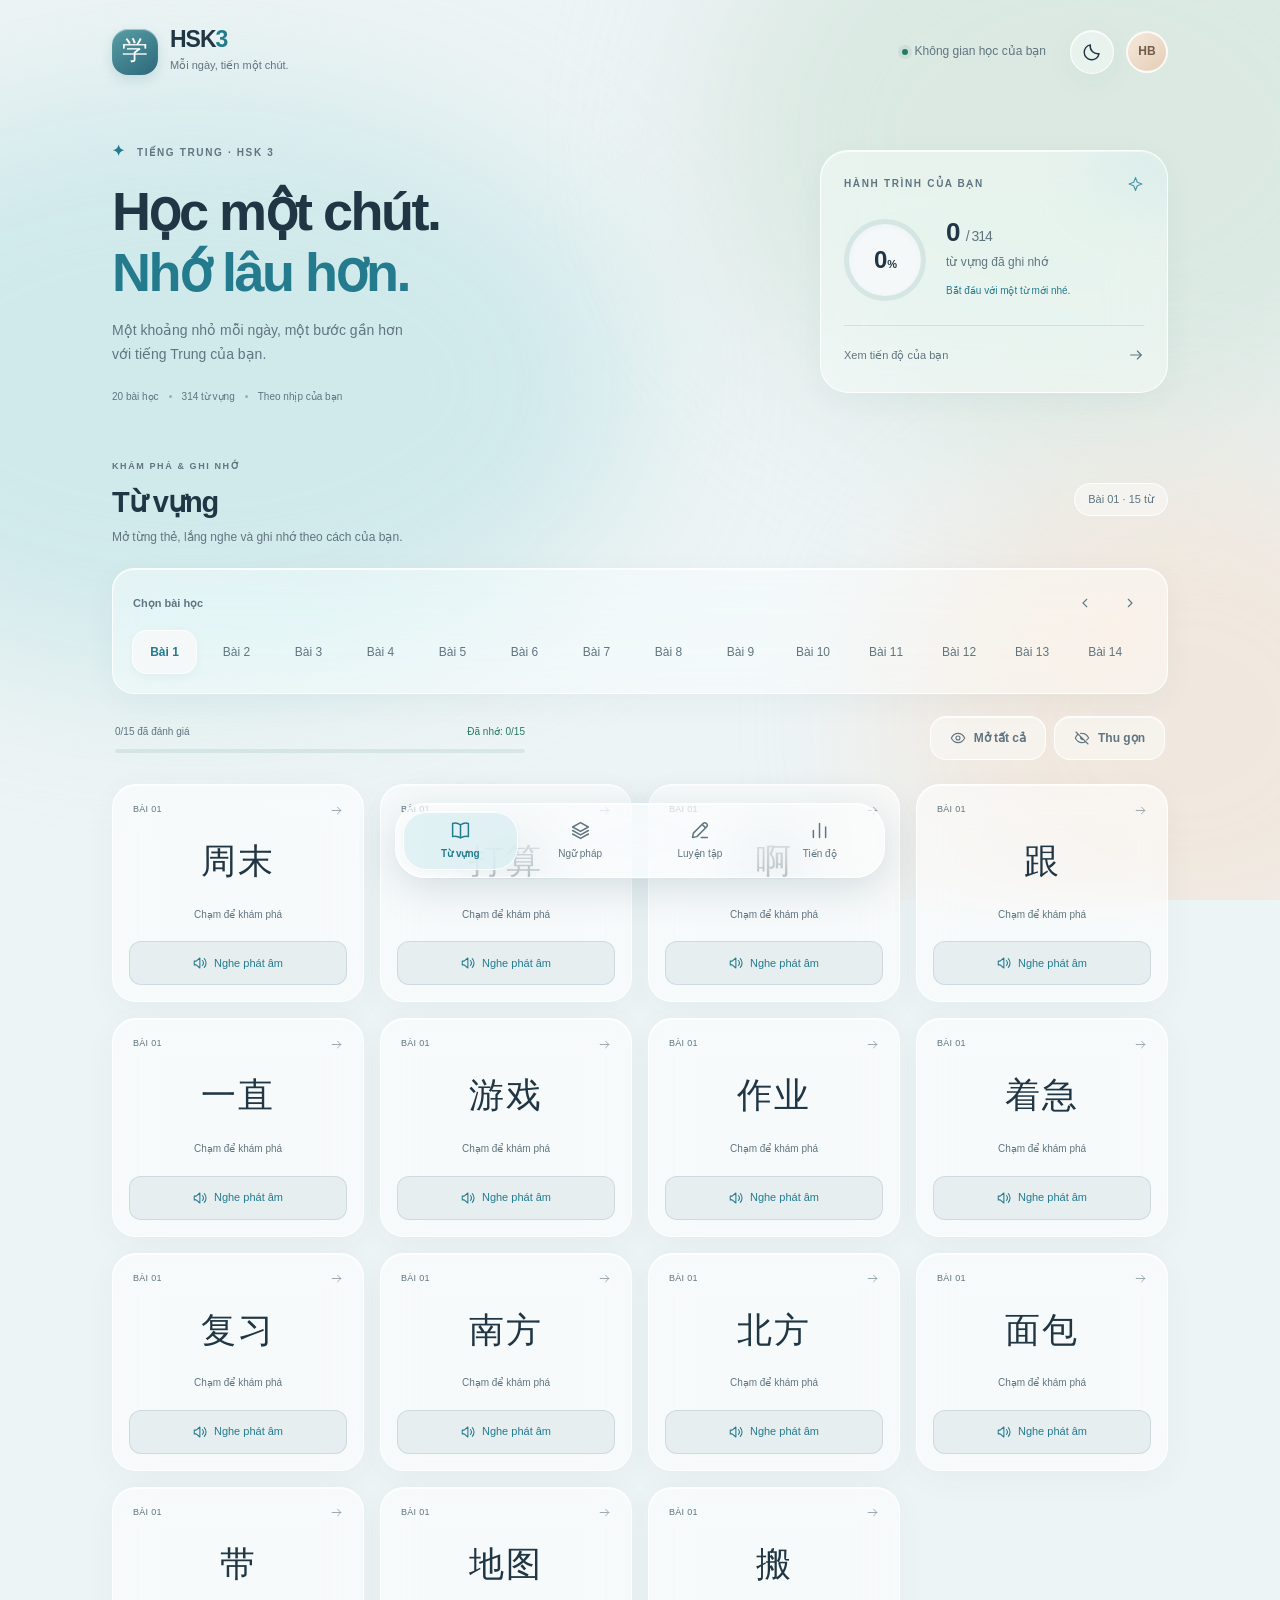
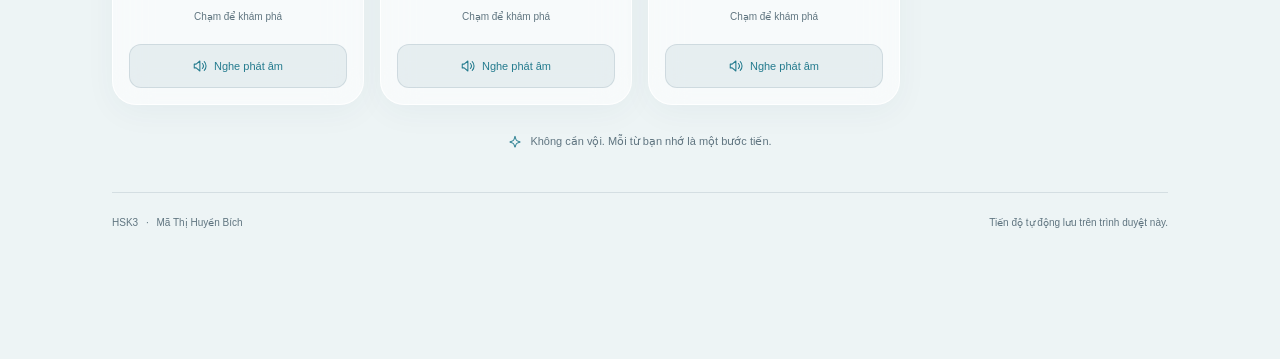
<file: index.html>
<!doctype html>
<html lang="vi">
<head>
  <meta charset="UTF-8">
  <meta name="viewport" content="width=device-width, initial-scale=1, viewport-fit=cover">
  <meta name="theme-color" content="#edf4f5">
  <meta name="color-scheme" content="light dark">
  <title>HSK3 · Không gian học tiếng Trung</title>
  <script>
    try { const theme = localStorage.getItem('hsk3clone_theme'); if (theme === 'light' || theme === 'dark') document.documentElement.dataset.theme = theme; } catch (_) {}
  </script>
  <link rel="stylesheet" href="assets/css/styles.css">
  <link rel="stylesheet" href="assets/css/practice.css">
</head>
<body>
  <svg class="icon-library" xmlns="http://www.w3.org/2000/svg" aria-hidden="true">
    <symbol id="i-book" viewBox="0 0 24 24"><path d="M12 5.5C8.8 3.4 5.3 3.3 3 4v15c3-.9 6-.4 9 1.5 3-1.9 6-2.4 9-1.5V4c-2.3-.7-5.8-.6-9 1.5Zm0 0v15"/></symbol>
    <symbol id="i-layers" viewBox="0 0 24 24"><path d="m12 3 9 5-9 5-9-5 9-5ZM3 12l9 5 9-5M3 16l9 5 9-5"/></symbol>
    <symbol id="i-pen" viewBox="0 0 24 24"><path d="m15 5 4 4M4 20l5-1L20 8a2.8 2.8 0 0 0-4-4L5 15l-1 5ZM14 20h7"/></symbol>
    <symbol id="i-chart" viewBox="0 0 24 24"><path d="M5 20V12m7 8V4m7 16V8"/></symbol>
    <symbol id="i-sun" viewBox="0 0 24 24"><circle cx="12" cy="12" r="4"/><path d="M12 2v2m0 16v2M2 12h2m16 0h2M5 5l1.5 1.5m11 11L19 19M5 19l1.5-1.5m11-11L19 5"/></symbol>
    <symbol id="i-moon" viewBox="0 0 24 24"><path d="M20.5 14A9 9 0 0 1 10 3.5 9 9 0 1 0 20.5 14Z"/></symbol>
    <symbol id="i-eye" viewBox="0 0 24 24"><path d="M2 12s3.5-7 10-7 10 7 10 7-3.5 7-10 7S2 12 2 12Z"/><circle cx="12" cy="12" r="3"/></symbol>
    <symbol id="i-eye-off" viewBox="0 0 24 24"><path d="m3 3 18 18M10 5a12 12 0 0 1 2 0c6.5 0 10 7 10 7a19 19 0 0 1-3 3M6 6a20 20 0 0 0-4 6s3.5 7 10 7c2 0 3.6-.6 5-1.5M10 10a3 3 0 0 0 4 4"/></symbol>
    <symbol id="i-volume" viewBox="0 0 24 24"><path d="m11 4-6 5H2v6h3l6 5V4Zm4 4a6 6 0 0 1 0 8m3-11a10 10 0 0 1 0 14"/></symbol>
    <symbol id="i-check" viewBox="0 0 24 24"><path d="m5 12 4 4L19 6"/></symbol>
    <symbol id="i-refresh" viewBox="0 0 24 24"><path d="M20 7v5h-5M4 17v-5h5M5 7a8 8 0 0 1 13-2l2 3M4 16l2 3a8 8 0 0 0 13-2"/></symbol>
    <symbol id="i-arrow" viewBox="0 0 24 24"><path d="M4 12h16m-6-6 6 6-6 6"/></symbol>
    <symbol id="i-left" viewBox="0 0 24 24"><path d="m14 6-6 6 6 6"/></symbol>
    <symbol id="i-right" viewBox="0 0 24 24"><path d="m10 6 6 6-6 6"/></symbol>
    <symbol id="i-trash" viewBox="0 0 24 24"><path d="M3 6h18M9 6V3h6v3M5 6l1 15h12l1-15M10 10v7m4-7v7"/></symbol>
    <symbol id="i-spark" viewBox="0 0 24 24"><path d="m12 3 2.5 6.5L21 12l-6.5 2.5L12 21l-2.5-6.5L3 12l6.5-2.5L12 3Z"/></symbol>
  </svg>
  <div class="ambient" aria-hidden="true"><span></span><span></span><span></span></div>
  <a class="skip-link" href="#main-content">Đến nội dung học</a>
  <header class="app-header">
    <div class="brand"><span class="brand-mark" lang="zh">学</span><div><span class="brand-name">HSK<span>3</span></span><span class="brand-caption">Mỗi ngày, tiến một chút.</span></div></div>
    <div class="header-actions"><span class="course-pill"><span class="live-dot"></span> Không gian học của bạn</span><button class="icon-btn glass" id="theme-toggle" aria-label="Đổi giao diện sáng tối" title="Đổi giao diện sáng tối"><svg class="icon" aria-hidden="true"><use href="#i-moon"/></svg></button><span class="avatar" title="Mã Thị Huyền Bích" aria-label="Mã Thị Huyền Bích">HB</span></div>
  </header>
  <main id="main-content" tabindex="-1">
    <div class="welcome">
      <div class="welcome-copy"><span class="eyebrow"><span class="tiny-spark">✦</span> TIẾNG TRUNG · HSK 3</span><h1>Học một chút.<br><span>Nhớ lâu hơn.</span></h1><p>Một khoảng nhỏ mỗi ngày, một bước gần hơn<br class="desktop-break"> với tiếng Trung của bạn.</p><div class="course-details"><span>20 bài học</span><i></i><span>314 từ vựng</span><i></i><span>Theo nhịp của bạn</span></div></div>
      <aside class="journey glass" aria-label="Tổng quan tiến độ từ vựng"><div class="journey-top"><span class="eyebrow">HÀNH TRÌNH CỦA BẠN</span><svg class="icon" aria-hidden="true"><use href="#i-spark"/></svg></div><div class="journey-main"><div class="progress-ring" id="journey-ring"><span id="journey-percent">0<small>%</small></span></div><div><strong id="journey-known">0 <span>/ 314</span></strong><p>từ vựng đã ghi nhớ</p><span class="gentle-note" id="journey-note">Bắt đầu với một từ mới nhé.</span></div></div><button class="journey-link" id="view-progress">Xem tiến độ của bạn <svg class="icon" aria-hidden="true"><use href="#i-arrow"/></svg></button></aside>
    </div>
    <section class="panel active" id="panel-vocab" role="tabpanel" aria-labelledby="tab-vocab">
      <div class="section-heading"><div><span class="eyebrow section-kicker">KHÁM PHÁ & GHI NHỚ</span><h2>Từ vựng</h2><p>Mở từng thẻ, lắng nghe và ghi nhớ theo cách của bạn.</p></div><span class="section-count" id="vocab-lesson-meta">Bài 01</span></div>
      <div class="lesson-picker glass"><div class="picker-heading"><span>Chọn bài học</span><div class="scroll-actions"><button class="icon-btn small" data-scroll="vocab-lesson-tabs" data-direction="-1" aria-label="Cuộn về bài trước"><svg class="icon" aria-hidden="true"><use href="#i-left"/></svg></button><button class="icon-btn small" data-scroll="vocab-lesson-tabs" data-direction="1" aria-label="Cuộn đến bài sau"><svg class="icon" aria-hidden="true"><use href="#i-right"/></svg></button></div></div><div class="lesson-tabs" id="vocab-lesson-tabs" role="group" aria-label="Bài học từ vựng"></div></div>
      <div class="study-toolbar"><div class="vocab-progress"><div class="progress-labels"><span id="vocab-pos">0/0 đã đánh giá</span><span id="vocab-known-count">Đã nhớ: 0</span></div><div class="bar" role="progressbar" aria-label="Từ vựng đã đánh giá" aria-valuemin="0" aria-valuemax="100" aria-valuenow="0" id="vocab-progress-track"><div class="fill" id="vocab-bar"></div></div></div><div class="vocab-toolbar"><button class="btn btn-ghost" id="vocab-reveal-all"><svg class="icon" aria-hidden="true"><use href="#i-eye"/></svg>Mở tất cả</button><button class="btn btn-ghost" id="vocab-hide-all"><svg class="icon" aria-hidden="true"><use href="#i-eye-off"/></svg>Thu gọn</button></div></div>
      <div class="vocab-grid" id="vocab-grid"></div>
      <div class="learning-tip"><svg class="icon" aria-hidden="true"><use href="#i-spark"/></svg> Không cần vội. Mỗi từ bạn nhớ là một bước tiến.</div>
    </section>
    <section class="panel" id="panel-grammar" role="tabpanel" aria-labelledby="tab-grammar" hidden>
      <div class="section-heading"><div><span class="eyebrow section-kicker">HIỂU CÁCH DIỄN ĐẠT</span><h2>Ngữ pháp</h2><p>Từ cấu trúc đến câu nói của riêng bạn.</p></div><span class="section-count">40 cấu trúc</span></div>
      <div class="lesson-picker glass"><div class="picker-heading"><span>Chọn bài học</span><div class="scroll-actions"><button class="icon-btn small" data-scroll="grammar-lesson-tabs" data-direction="-1" aria-label="Cuộn về bài trước"><svg class="icon" aria-hidden="true"><use href="#i-left"/></svg></button><button class="icon-btn small" data-scroll="grammar-lesson-tabs" data-direction="1" aria-label="Cuộn đến bài sau"><svg class="icon" aria-hidden="true"><use href="#i-right"/></svg></button></div></div><div class="lesson-tabs" id="grammar-lesson-tabs" role="group" aria-label="Bài học ngữ pháp"></div></div>
      <div id="grammar-list"></div>
    </section>
    <section class="panel" id="panel-exercise" role="tabpanel" aria-labelledby="tab-exercise" hidden>
      <div class="section-heading"><div><span class="eyebrow section-kicker">THỬ SỨC MỘT CHÚT</span><h2>Luyện tập</h2><p>Củng cố điều vừa học, từng câu một.</p></div><span class="section-count" id="practice-bank-count">Bộ luyện mới</span></div>
      <div id="practice-root"></div>
    </section>
    <section class="panel" id="panel-progress" role="tabpanel" aria-labelledby="tab-progress" hidden>
      <div class="section-heading"><div><span class="eyebrow section-kicker">TỪNG BƯỚC ĐỀU ĐÁNG GIÁ</span><h2>Tiến độ của bạn</h2><p>Nhìn lại những gì đã học. Sẵn sàng cho điều tiếp theo.</p></div></div>
      <div class="stat-grid" id="stat-grid"></div><h3 class="subheading">Bộ từ vựng của bạn</h3><div class="vocab-breakdown" id="vocab-breakdown"></div><div class="filtered-list" id="filtered-list" aria-live="polite"></div>
      <div class="review-box glass"><div class="review-symbol"><svg class="icon" aria-hidden="true"><use href="#i-refresh"/></svg></div><div class="review-copy"><span class="eyebrow">MỘT CHÚT ÔN TẬP HÔM NAY</span><div class="big" id="review-count">0 từ cần ôn</div><p>Gặp lại từ cũ để nhớ lâu hơn.</p></div><button class="btn btn-seal" id="start-review-btn">Bắt đầu ôn <svg class="icon" aria-hidden="true"><use href="#i-arrow"/></svg></button></div>
      <button class="btn reset-btn" id="reset-progress-btn"><svg class="icon" aria-hidden="true"><use href="#i-trash"/></svg>Xoá tiến độ học</button>
    </section>
    <footer class="note"><span class="footer-brand">HSK3 <span>·</span> Mã Thị Huyền Bích</span><span>Tiến độ tự động lưu trên trình duyệt này.</span></footer>
  </main>
  <nav class="main glass" role="tablist" aria-label="Không gian học" aria-orientation="horizontal">
    <button id="tab-vocab" data-tab="vocab" class="active" role="tab" aria-controls="panel-vocab" aria-selected="true"><svg class="icon" aria-hidden="true"><use href="#i-book"/></svg><span>Từ vựng</span></button>
    <button id="tab-grammar" data-tab="grammar" role="tab" aria-controls="panel-grammar" aria-selected="false" tabindex="-1"><svg class="icon" aria-hidden="true"><use href="#i-layers"/></svg><span>Ngữ pháp</span></button>
    <button id="tab-exercise" data-tab="exercise" role="tab" aria-controls="panel-exercise" aria-selected="false" tabindex="-1"><svg class="icon" aria-hidden="true"><use href="#i-pen"/></svg><span>Luyện tập</span></button>
    <button id="tab-progress" data-tab="progress" role="tab" aria-controls="panel-progress" aria-selected="false" tabindex="-1"><svg class="icon" aria-hidden="true"><use href="#i-chart"/></svg><span>Tiến độ</span></button>
  </nav>
  <div class="speech-feedback glass" id="speech-feedback" hidden>
    <p id="speech-message" role="status"></p>
    <audio id="speech-fallback" controls preload="none" aria-label="Phát âm tiếng Trung" hidden></audio>
    <button class="btn btn-ghost" id="speech-dismiss">Đóng</button>
  </div>
  <script src="assets/js/data.js"></script><script src="assets/js/audio-map.js"></script><script src="assets/js/practice-content.js"></script><script src="assets/js/practice-engine.js"></script><script src="assets/js/app.js"></script><script src="assets/js/practice-ui.js"></script>
</body>
</html>
</file>
<file: assets/css/styles.css>
/* Local assets and system typography; glass has an opaque fallback. */
:root {
  color-scheme: light;
  --ink: #203644; --ink-soft: #607580; --seal: #247b8e; --seal-deep: #196478;
  --jade: #267b63; --jade-deep: #216850; --gold: #966426; --wrong: #b15149; --wrong-bg: #f9e9e6;
  --porcelain: #edf4f5; --porcelain-deep: rgba(104,151,163,.12);
  --card: rgba(255,255,255,.56); --glass: rgba(255,255,255,.42); --solid: #f4f8f9;
  --line: rgba(80,113,130,.16); --edge: rgba(255,255,255,.86);
  --shadow: 0 8px 32px rgba(34,76,92,.045), inset 0 1px 0 rgba(255,255,255,.8);
  --active: rgba(220,239,243,.85); --ring-track: rgba(69,129,139,.12);
  --known-bg: rgba(226,244,234,.7); --review-bg: rgba(254,236,231,.7);
  --orb-one: #c5e5e7; --orb-two: #d4e5dc; --orb-three: #f3decd;
}
@media (prefers-color-scheme: dark) {
  :root:not([data-theme="light"]) {
    color-scheme: dark;
    --ink: #e5eff4; --ink-soft: #a2b9c6; --seal: #8cd8e7; --seal-deep: #b5eaf3;
    --jade: #8adbb7; --jade-deep: #a5e9c9; --gold: #e8c086; --wrong: #ffa69d; --wrong-bg: #442c33;
    --porcelain: #101e29; --porcelain-deep: rgba(168,210,230,.09);
    --card: rgba(32,52,65,.72); --glass: rgba(33,54,67,.66); --solid: #203441;
    --line: rgba(174,207,222,.18); --edge: rgba(200,227,240,.18);
    --shadow: 0 8px 32px rgba(0,0,0,.1), inset 0 1px 0 rgba(229,249,255,.07);
    --active: rgba(103,179,195,.19); --ring-track: rgba(162,215,230,.14);
    --known-bg: rgba(33,75,63,.75); --review-bg: rgba(75,44,46,.75);
    --orb-one: #224e62; --orb-two: #24483e; --orb-three: #493b39;
  }
}
:root[data-theme="dark"] {
  color-scheme: dark;
  --ink: #e5eff4; --ink-soft: #a2b9c6; --seal: #8cd8e7; --seal-deep: #b5eaf3;
  --jade: #8adbb7; --jade-deep: #a5e9c9; --gold: #e8c086; --wrong: #ffa69d; --wrong-bg: #442c33;
  --porcelain: #101e29; --porcelain-deep: rgba(168,210,230,.09);
  --card: rgba(32,52,65,.72); --glass: rgba(33,54,67,.66); --solid: #203441;
  --line: rgba(174,207,222,.18); --edge: rgba(200,227,240,.18);
  --shadow: 0 8px 32px rgba(0,0,0,.1), inset 0 1px 0 rgba(229,249,255,.07);
  --active: rgba(103,179,195,.19); --ring-track: rgba(162,215,230,.14);
  --known-bg: rgba(33,75,63,.75); --review-bg: rgba(75,44,46,.75);
  --orb-one: #224e62; --orb-two: #24483e; --orb-three: #493b39;
}
* { box-sizing: border-box; }
html { scroll-behavior: smooth; scroll-padding-top: 24px; }
body { margin: 0; background: var(--porcelain); color: var(--ink); font-family: -apple-system, BlinkMacSystemFont, "Segoe UI", sans-serif; line-height: 1.55; -webkit-font-smoothing: antialiased; isolation: isolate; }
button, input { font: inherit; }
button { color: inherit; cursor: pointer; -webkit-tap-highlight-color: transparent; touch-action: manipulation; }
button:disabled { cursor: default; }
button, a { outline-offset: 5px; }
:focus-visible { outline: 3px solid var(--seal); }
[hidden] { display: none !important; }
.icon { width: 20px; height: 20px; fill: none; stroke: currentColor; stroke-width: 1.7; stroke-linecap: round; stroke-linejoin: round; vertical-align: middle; flex-shrink: 0; }
.icon-library { position: absolute; width: 0; height: 0; overflow: hidden; }
.ambient { position: fixed; inset: 0; overflow: hidden; pointer-events: none; z-index: -1; }
.ambient span { position: absolute; border-radius: 50%; filter: blur(75px); opacity: .72; }
.ambient span:nth-child(1) { width: 70vw; height: 65vh; background: var(--orb-one); left: -20vw; top: 10vh; }
.ambient span:nth-child(2) { width: 60vw; height: 70vh; background: var(--orb-two); right: -15vw; top: -20vh; }
.ambient span:nth-child(3) { width: 45vw; height: 60vh; background: var(--orb-three); right: -15vw; bottom: -10vh; opacity: .55; }
.glass { background: var(--glass); border: 1px solid var(--edge); box-shadow: var(--shadow); -webkit-backdrop-filter: blur(26px) saturate(145%); backdrop-filter: blur(26px) saturate(145%); }
.skip-link { position: fixed; left: 20px; top: -90px; background: var(--solid); color: var(--ink); padding: 12px 20px; border-radius: 16px; z-index: 30; }
.skip-link:focus { top: 12px; }
.app-header { max-width: 1120px; margin: 0 auto; min-height: 102px; padding: 26px 32px; display: flex; justify-content: space-between; align-items: center; gap: 20px; }
.brand { display: flex; gap: 12px; align-items: center; }
.brand-mark { display: grid; place-items: center; width: 46px; height: 46px; border-radius: 16px; font-size: 26px; background: linear-gradient(145deg,#589ea4,#2c687b); color: white; box-shadow: inset 0 1px 1px #ffffff80, 0 5px 12px #286c7826; font-family: "Songti SC", "SimSun", serif; }
.brand-name { display: block; font-size: 23px; font-weight: 750; letter-spacing: -1px; line-height: 1.15; }
.brand-name > span { color: var(--seal); }
.brand-caption { color: var(--ink-soft); font-size: 11px; }
.header-actions { display: flex; align-items: center; gap: 12px; }
.course-pill { display: inline-flex; align-items: center; gap: 7px; font-size: 12px; margin-right: 12px; color: var(--ink-soft); }
.live-dot { width: 6px; height: 6px; background: var(--jade); border-radius: 50%; box-shadow: 0 0 0 4px var(--porcelain-deep); }
.icon-btn { width: 44px; height: 44px; padding: 0; border-radius: 50%; display: inline-grid; place-items: center; flex-shrink: 0; }
.icon-btn:hover { background: var(--active); }
.avatar { display: grid; place-items: center; width: 42px; height: 42px; background: linear-gradient(140deg,#f5e9dc,#e5cdb7); color: #725b47; border: 2px solid var(--edge); border-radius: 50%; font-size: 12px; font-weight: 700; }
main { max-width: 1120px; margin: 0 auto; padding: 0 32px calc(128px + env(safe-area-inset-bottom)); }
main:focus { outline: none; }
.welcome { display: grid; grid-template-columns: 1fr 348px; gap: 56px; align-items: center; padding: 36px 0 48px; }
.eyebrow { font-size: 10px; letter-spacing: 1.65px; font-weight: 700; color: var(--ink-soft); }
.tiny-spark { color: var(--seal); margin-right: 6px; font-size: 15px; }
h1 { font-size: clamp(36px,4.5vw,54px); letter-spacing: -2.5px; line-height: 1.12; margin: 17px 0; font-weight: 650; }
h1 > span { color: var(--seal); }
.welcome-copy > p { font-size: 14px; color: var(--ink-soft); margin: 0; line-height: 1.7; }
.course-details { display: flex; align-items: center; flex-wrap: wrap; gap: 10px; color: var(--ink-soft); font-size: 10px; margin-top: 22px; }
.course-details i { width: 3px; height: 3px; background: var(--ink-soft); opacity: .5; border-radius: 50%; }
.journey { border-radius: 28px; padding: 23px; position: relative; overflow: hidden; }
.journey::before { content: ""; position: absolute; width: 150px; height: 100px; border-radius: 50%; background: var(--orb-one); filter: blur(30px); right: -70px; top: -40px; opacity: .35; pointer-events: none; }
.journey-top { display: flex; justify-content: space-between; align-items: center; }
.journey-top > .icon { color: var(--seal); width: 17px; }
.journey-main { display: flex; align-items: center; gap: 20px; padding: 23px 0; }
.progress-ring { --progress: 0%; width: 82px; height: 82px; flex-shrink: 0; display: grid; place-items: center; border-radius: 50%; background: conic-gradient(var(--seal) var(--progress), var(--ring-track) 0); position: relative; }
.progress-ring::before { content: ""; position: absolute; inset: 5px; border-radius: 50%; background: var(--solid); box-shadow: inset 0 2px 6px #3968780a; }
.progress-ring > span { position: relative; font-size: 24px; letter-spacing: -1px; font-weight: 650; }
.progress-ring small { font-size: 11px; margin-left: 1px; }
.journey-main strong { font-size: 26px; line-height: 1.2; letter-spacing: -1px; }
.journey-main strong > span { font-weight: 400; color: var(--ink-soft); font-size: 14px; }
.journey-main p { margin: 4px 0 6px; font-size: 12px; color: var(--ink-soft); }
.gentle-note { font-size: 10px; color: var(--seal); }
.journey-link { display: flex; justify-content: space-between; align-items: center; border: 0; border-top: 1px solid var(--line); background: none; width: 100%; min-height: 44px; padding: 15px 0 0; font-size: 11px; color: var(--ink-soft); }
.journey-link:hover { color: var(--seal); }.journey-link .icon { width: 16px; }
.panel { display: none; }.panel.active { display: block; animation: arrive .3s ease-out; }
@keyframes arrive { from { opacity: 0; transform: translateY(6px); } to { opacity: 1; transform: translateY(0); } }
.section-heading { display: flex; justify-content: space-between; align-items: center; gap: 16px; margin-bottom: 22px; }
.section-kicker { font-size: 9px; letter-spacing: 1.6px; }
h2 { font-size: 29px; font-weight: 650; letter-spacing: -1px; line-height: 1.2; margin: 8px 0; }
.section-heading p { margin: 0; font-size: 12px; color: var(--ink-soft); }
.section-count { border: 1px solid var(--edge); background: var(--glass); border-radius: 50px; padding: 7px 13px; font-size: 11px; color: var(--ink-soft); white-space: nowrap; }
.lesson-picker { padding: 12px 16px 10px; border-radius: 22px; margin-bottom: 22px; min-width: 0; }
.picker-heading { display: flex; align-items: center; justify-content: space-between; padding-left: 4px; font-size: 11px; font-weight: 600; color: var(--ink-soft); }
.scroll-actions { display: flex; }
.icon-btn.small { width: 44px; height: 44px; border: 0; background: transparent; border-radius: 12px; }
.icon-btn.small:hover { background: var(--porcelain-deep); }.icon-btn.small .icon { width: 15px; }
.lesson-tabs { display: flex; gap: 7px; overflow-x: auto; padding: 5px 3px 9px; scrollbar-width: thin; scrollbar-color: var(--line) transparent; scroll-padding-inline: 8px; }
.lesson-tabs button { flex-shrink: 0; min-width: 65px; min-height: 44px; border: 1px solid transparent; background: transparent; border-radius: 15px; padding: 8px 15px; font-size: 12px; color: var(--ink-soft); transition: background .2s,color .2s; }
.lesson-tabs button:hover { background: var(--porcelain-deep); }.lesson-tabs button.active { background: var(--solid); color: var(--seal); border-color: var(--edge); box-shadow: 0 3px 10px #2459670d; font-weight: 700; }
.study-toolbar { display: flex; align-items: center; justify-content: space-between; gap: 36px; margin: 0 3px 24px; }
.vocab-progress { flex: 1; max-width: 410px; }.progress-labels { display: flex; justify-content: space-between; gap: 10px; font-size: 10px; color: var(--ink-soft); margin-bottom: 9px; }#vocab-known-count { color: var(--jade); }
.bar { height: 4px; border-radius: 6px; background: var(--ring-track); overflow: hidden; }.fill { height: 100%; width: 0%; background: linear-gradient(90deg,#579c99,#78bbb2); border-radius: inherit; transition: width .3s; }
.vocab-toolbar { display: flex; gap: 8px; }
.btn { display: inline-flex; align-items: center; justify-content: center; gap: 8px; min-height: 44px; border: 1px solid transparent; border-radius: 16px; padding: 11px 19px; font-size: 12px; font-weight: 600; transition: background .18s,transform .18s; }
.btn .icon { width: 16px; height: 16px; }.btn:active:not(:disabled) { transform: scale(.97); }
.btn-seal { background: #286f80; color: white; border-color: #ffffff20; box-shadow: inset 0 1px 0 #ffffff26,0 5px 14px #245f7821; }.btn-seal:hover { background: #1e6071; }
.btn-jade { background: #286f57; color: white; }.btn-ghost { background: var(--glass); border-color: var(--edge); color: var(--ink-soft); box-shadow: inset 0 1px 0 var(--edge); }.btn-ghost:hover { background: var(--solid); color: var(--ink); }.btn-wrong { color: var(--wrong); background: var(--wrong-bg); }.btn:disabled { opacity: .4; }
.vocab-grid { display: grid; grid-template-columns: repeat(4,minmax(0,1fr)); align-items: start; gap: 16px; }
.vgcard { min-width: 0; background: var(--card); border: 1px solid var(--edge); border-radius: 24px; box-shadow: var(--shadow); overflow: hidden; -webkit-backdrop-filter: blur(18px); backdrop-filter: blur(18px); transition: box-shadow .2s,border-color .2s,background .2s; }
@media (hover: hover) { .vgcard:hover { border-color: var(--seal); box-shadow: 0 10px 25px #34718412,inset 0 1px 0 var(--edge); } }
.card-face { display: block; width: 100%; border: 0; background: transparent; padding: 18px 20px 16px; text-align: center; border-radius: 23px; }.card-face:focus-visible { outline-offset: -5px; }
.card-top { display: flex; align-items: center; justify-content: space-between; color: var(--ink-soft); }.bai-mini { font-size: 9px; letter-spacing: .3px; }.card-top .icon { width: 13px; height: 13px; opacity: .65; transition: transform .2s; }.revealed .card-top .icon { transform: rotate(90deg); }
.hz { display: block; font-family: "PingFang SC","Microsoft YaHei",sans-serif; font-size: 35px; font-weight: 500; letter-spacing: 2px; margin: 21px 0 17px; line-height: 1.3; overflow-wrap: anywhere; }.reveal-hint { font-size: 10px; color: var(--ink-soft); }
.card-details { padding: 0 19px 18px; text-align: center; }.vgcard .py { color: var(--seal); font-size: 15px; font-weight: 600; overflow-wrap: anywhere; }.vgcard .vi { font-size: 12px; margin-top: 4px; }
.vg-example { border-top: 1px solid var(--line); margin-top: 15px; padding-top: 14px; text-align: left; }.vg-ex-cn { font-size: 14px; }.vg-ex-py { color: var(--seal); font-size: 11px; margin-top: 5px; }.vg-ex-vi { color: var(--ink-soft); font-size: 11px; margin-top: 5px; }
.speak-mini { display: inline-flex; align-items: center; justify-content: center; gap: 6px; min-height: 44px; width: 100%; margin-top: 12px; padding: 8px 10px; background: var(--porcelain-deep); border: 1px solid var(--line); border-radius: 12px; font-size: 11px; color: var(--seal); }.speak-mini .icon { width: 15px; }
.vgcard > .speak-mini { width: calc(100% - 32px); margin: 0 16px 16px; }
.speak-mini.is-speaking { background: var(--active); border-color: var(--seal); }
.speech-feedback { position: fixed; z-index: 25; left: 50%; bottom: calc(108px + env(safe-area-inset-bottom)); transform: translateX(-50%); width: 420px; max-width: calc(100% - 32px); padding: 18px; border-radius: 22px; background: var(--solid); box-shadow: 0 12px 40px #153b5333; }
.speech-feedback p { margin: 0 0 12px; font-size: 13px; }
.speech-feedback audio { display: block; width: 100%; margin-bottom: 12px; }
.speech-feedback .btn { display: flex; margin-left: auto; }
.mark-row { display: flex; gap: 6px; margin-top: 8px; }.mark-btn { flex: 1; min-width: 0; min-height: 44px; border: 1px solid var(--line); border-radius: 12px; background: transparent; padding: 6px 4px; font-size: 10px; }.mark-btn .icon { width: 12px; height: 12px; margin-right: 2px; }.mark-yes { color: var(--jade-deep); }.mark-no { color: var(--wrong); }.mark-btn:hover,.mark-btn[aria-pressed="true"] { background: var(--porcelain-deep); }
.vgcard.known { background: var(--known-bg); border-color: var(--jade); }.vgcard.review { background: var(--review-bg); border-color: var(--wrong); }.vgcard .status:empty { display: none; }.vgcard .status { margin: 0 20px 14px; padding-top: 10px; text-align: center; border-top: 1px solid var(--line); font-size: 10px; }.vgcard.known .status { color: var(--jade-deep); }.vgcard.review .status { color: var(--wrong); }
.learning-tip { display: flex; justify-content: center; align-items: center; gap: 8px; margin: 28px 0 10px; text-align: center; font-size: 11px; color: var(--ink-soft); }.learning-tip .icon { width: 14px; height: 14px; color: var(--seal); }
.g-card,.ex-card,.stat-card { background: var(--card); border: 1px solid var(--edge); box-shadow: var(--shadow); -webkit-backdrop-filter: blur(20px); backdrop-filter: blur(20px); }
.g-card { padding: 28px; border-radius: 26px; margin-bottom: 20px; }.g-head { display: flex; align-items: center; gap: 12px; flex-wrap: wrap; margin-bottom: 16px; }.g-title { font-size: 21px; font-weight: 650; letter-spacing: -.5px; }.g-tag { margin-left: auto; font-size: 10px; padding: 5px 10px; border-radius: 20px; background: var(--active); color: var(--seal); }.g-usage { font-size: 14px; margin-bottom: 18px; }
.g-formula { padding: 18px; border-radius: 16px; background: var(--porcelain-deep); text-align: center; font-size: 16px; margin-bottom: 18px; font-weight: 600; overflow-wrap: anywhere; }.g-example { padding: 16px 20px; border-left: 2px solid var(--seal); border-radius: 0 16px 16px 0; background: var(--glass); margin-bottom: 16px; }.g-example .cn { font-size: 18px; }.g-example .py { font-size: 13px; color: var(--seal); margin-top: 5px; }.g-example .vi { font-size: 13px; color: var(--ink-soft); margin-top: 5px; }
.breakdown-btn { border: 1px solid var(--line); background: var(--glass); border-radius: 13px; min-height: 44px; padding: 9px 14px; font-size: 12px; }.breakdown { display: none; padding: 16px; background: var(--porcelain-deep); border-radius: 14px; margin-top: 14px; font-size: 13px; }.breakdown.show { display: block; }.breakdown .seg { display: inline-block; margin: 4px 12px 4px 0; }.breakdown .seg b { color: var(--seal); }.py2 { font-size: 11px; color: var(--ink-soft); }
.confuse-box { margin-top: 20px; padding: 16px; border: 1px solid var(--line); border-radius: 17px; overflow-x: auto; }.confuse-title { color: var(--gold); font-size: 13px; font-weight: 600; margin-bottom: 12px; }.confuse-table { width: 100%; border-collapse: collapse; font-size: 12px; }.confuse-table th,.confuse-table td { border: 1px solid var(--line); padding: 10px; text-align: left; vertical-align: top; min-width: 100px; }.confuse-table th { background: var(--porcelain-deep); }.py3 { display: block; font-size: 11px; color: var(--ink-soft); }
.ex-type-tabs { display: flex; flex-wrap: wrap; gap: 8px; margin-bottom: 25px; }.ex-type-tabs button { border: 1px solid var(--edge); border-radius: 16px; padding: 12px 18px; min-height: 44px; font-size: 12px; background: var(--glass); color: var(--ink-soft); }.ex-type-tabs button.active { color: var(--seal); background: var(--active); border-color: var(--seal); }
.ex-card { border-radius: 28px; max-width: 680px; padding: 32px; margin: 0 auto; }.ex-bai { display: inline-block; padding: 5px 12px; background: var(--porcelain-deep); color: var(--seal); border-radius: 20px; font-size: 11px; margin-bottom: 18px; }.ex-q { font-size: 21px; line-height: 1.6; }.ex-q .py4 { display: block; font-size: 13px; margin-top: 8px; color: var(--ink-soft); }.ex-opts { display: flex; flex-direction: column; gap: 10px; margin-top: 23px; }.ex-opt { text-align: left; border: 1px solid var(--line); padding: 14px 18px; border-radius: 17px; background: var(--glass); font-size: 17px; }.ex-opt .py5 { display: block; font-size: 12px; color: var(--ink-soft); margin-top: 4px; }.ex-opt.sel { background: var(--active); border-color: var(--seal); box-shadow: inset 0 0 0 1px var(--seal); }.ex-opt.correct { background: var(--known-bg); border-color: var(--jade); }.ex-opt.wrong { background: var(--review-bg); border-color: var(--wrong); }
.ex-order-pool,.ex-order-slots { display: flex; flex-wrap: wrap; gap: 8px; min-height: 64px; padding: 12px; margin-top: 16px; border-radius: 17px; background: var(--porcelain-deep); }.ex-order-pool { background: transparent; border: 1px dashed var(--line); }.ex-chip { min-height: 44px; border: 1px solid var(--edge); border-radius: 12px; background: var(--solid); padding: 8px 14px; font-size: 16px; }.ex-chip:hover { border-color: var(--seal); }.ex-explain { display: none; border-radius: 17px; padding: 18px; background: var(--porcelain-deep); margin-top: 20px; font-size: 14px; }.ex-explain.show { display: block; }.ex-feedback { font-weight: 600; margin-bottom: 8px; }.ex-feedback.ok { color: var(--jade-deep); }.ex-feedback.bad { color: var(--wrong); }.ex-actions { margin-top: 24px; text-align: right; }.ex-actions .btn { min-width: 135px; }.done-box { padding: 40px 20px; text-align: center; color: var(--ink-soft); }
.stat-grid { display: grid; grid-template-columns: repeat(5,minmax(0,1fr)); gap: 12px; margin-bottom: 30px; }.stat-card { border-radius: 22px; padding: 20px 16px; }.stat-card .label { color: var(--ink-soft); font-size: 11px; }.stat-card .value { font-size: 29px; font-weight: 600; letter-spacing: -1px; margin-top: 12px; }.value.jade { color: var(--jade); }.value.seal { color: var(--seal); }.value.gold { color: var(--gold); }.subheading { font-size: 15px; font-weight: 600; margin: 0 0 14px; }
.vocab-breakdown { display: flex; gap: 12px; margin-bottom: 24px; }.vb-chip { flex: 1; min-width: 0; text-align: left; border: 1px solid var(--edge); border-radius: 20px; padding: 18px; }.vb-chip .n { display: block; font-size: 26px; font-weight: 600; }.vb-chip .l { display: block; font-size: 12px; color: var(--ink-soft); }.vb-known { background: var(--known-bg); color: var(--jade-deep); }.vb-learning { background: var(--glass); color: var(--gold); }.vb-review { background: var(--review-bg); color: var(--wrong); }
.filtered-list { display: none; margin-bottom: 24px; }.filtered-list.show { display: block; }.filtered-word { background: var(--card); border: 1px solid var(--edge); border-radius: 16px; padding: 14px 18px; margin-bottom: 8px; font-size: 14px; }.filtered-word span { color: var(--seal); }
.review-box { display: flex; align-items: center; gap: 20px; border-radius: 26px; padding: 26px; }.review-symbol { display: grid; place-items: center; width: 54px; height: 54px; flex-shrink: 0; border-radius: 18px; color: var(--seal); background: var(--active); }.review-symbol .icon { width: 25px; height: 25px; }.review-copy { flex: 1; }.review-copy .big { font-size: 24px; font-weight: 600; letter-spacing: -.7px; margin: 5px 0; }.review-copy p { font-size: 12px; color: var(--ink-soft); margin: 0; }.reset-btn { display: flex; margin: 22px auto 0; color: var(--ink-soft); font-size: 11px; background: transparent; }.reset-btn:hover { color: var(--wrong); background: var(--wrong-bg); }
.note { display: flex; justify-content: space-between; gap: 15px; flex-wrap: wrap; border-top: 1px solid var(--line); padding-top: 22px; margin-top: 42px; font-size: 10px; color: var(--ink-soft); }.footer-brand { font-weight: 500; }.footer-brand span { padding: 0 5px; }
nav.main { position: fixed; z-index: 20; bottom: max(22px,env(safe-area-inset-bottom)); left: 50%; transform: translateX(-50%); display: flex; gap: 5px; width: 490px; max-width: calc(100% - 32px); padding: 7px; border-radius: 30px; background: var(--glass); box-shadow: 0 10px 40px #153b5326,inset 0 1px 0 var(--edge),inset 0 -1px 0 #ffffff22; -webkit-backdrop-filter: blur(34px) saturate(170%); backdrop-filter: blur(34px) saturate(170%); }
nav.main button { flex: 1; display: flex; flex-direction: column; align-items: center; justify-content: center; gap: 5px; min-width: 0; min-height: 57px; padding: 8px 4px; border-radius: 23px; border: 1px solid transparent; background: transparent; color: var(--ink-soft); font-size: 10px; font-weight: 500; transition: background .2s,color .2s; }nav.main button .icon { width: 21px; height: 21px; }nav.main button:hover { background: var(--porcelain-deep); }nav.main button.active { color: var(--seal); background: var(--active); border-color: var(--edge); box-shadow: inset 0 1px 0 var(--edge),0 2px 7px #25586908; font-weight: 700; }
@media (min-width: 1450px) { .welcome { padding-top: 50px; padding-bottom: 60px; }.vocab-grid { gap: 20px; }.card-face { padding-top: 20px; padding-bottom: 20px; }.hz { margin-top: 26px; margin-bottom: 22px; } }
@media (max-width: 900px) { .welcome { grid-template-columns: 1fr 310px; gap: 25px; }h1 { font-size: 43px; }.vocab-grid { grid-template-columns: repeat(3,minmax(0,1fr)); }.stat-grid { grid-template-columns: repeat(3,minmax(0,1fr)); }.course-pill { display: none; } }
@media (max-width: 650px) {
  .app-header { padding: max(20px,env(safe-area-inset-top)) 22px 18px; min-height: 84px; }.brand-mark { width: 40px; height: 40px; border-radius: 14px; font-size: 23px; }.brand-name { font-size: 22px; }.brand-caption { font-size: 10px; }.header-actions { gap: 8px; }.avatar { width: 36px; height: 36px; font-size: 10px; }
  main { padding: 0 22px calc(116px + env(safe-area-inset-bottom)); }.welcome { grid-template-columns: 1fr; gap: 23px; padding: 25px 0 32px; }h1 { font-size: 44px; letter-spacing: -2px; margin: 14px 0; }.welcome-copy > p { font-size: 13px; }.course-details { margin-top: 17px; font-size: 9px; gap: 8px; }.eyebrow { font-size: 9px; }.journey { padding: 17px 20px; border-radius: 23px; }.journey-top > .icon { width: 15px; }.journey-main { padding: 14px 0; gap: 18px; }.progress-ring { width: 62px; height: 62px; }.progress-ring > span { font-size: 20px; }.journey-main strong { font-size: 24px; }.journey-main p { margin: 3px 0; font-size: 10px; }.gentle-note { display: block; margin-top: 4px; }.journey-link { padding-top: 10px; font-size: 10px; }
  .section-kicker { display: none; }.section-heading { margin-bottom: 18px; align-items: flex-start; }h2 { font-size: 27px; margin: 0 0 7px; }.section-heading p { font-size: 11px; max-width: 250px; }.section-count { font-size: 10px; padding: 6px 10px; margin-top: 3px; }
  .lesson-picker { padding: 9px 10px 6px; border-radius: 20px; margin-bottom: 20px; }.picker-heading { font-size: 10px; padding-left: 7px; }.lesson-tabs { gap: 4px; }.lesson-tabs button { min-width: 61px; padding: 8px 12px; font-size: 11px; border-radius: 13px; }
  .study-toolbar { align-items: stretch; flex-direction: column; gap: 16px; margin-bottom: 17px; }.vocab-progress { max-width: none; }.vocab-toolbar { justify-content: flex-end; gap: 7px; }.vocab-toolbar .btn { padding: 8px 13px; font-size: 10px; border-radius: 13px; }.vocab-toolbar .icon { width: 14px; }
  .vocab-grid { grid-template-columns: repeat(2,minmax(0,1fr)); gap: 12px; }.vgcard { border-radius: 22px; }.card-face { padding: 14px 15px; }.hz { font-size: 32px; margin: 20px 0 16px; }.reveal-hint { font-size: 9px; }.card-details { padding: 0 12px 13px; }.vgcard .py { font-size: 13px; }.vgcard .vi { font-size: 11px; }.vg-ex-cn { font-size: 13px; }.vg-ex-py,.vg-ex-vi { font-size: 10px; }.mark-row { flex-direction: column; }.mark-btn { font-size: 11px; }.vgcard .status { margin: 0 12px 12px; }
  .learning-tip { font-size: 10px; margin-top: 24px; }.g-card { padding: 20px 17px; border-radius: 23px; }.g-title { font-size: 19px; }.g-tag { margin-left: 0; }.g-usage { font-size: 13px; }.g-formula { padding: 14px; font-size: 14px; }.g-example { padding: 13px; }.g-example .cn { font-size: 16px; }.g-example .py,.g-example .vi { font-size: 12px; }.confuse-box { padding: 12px; }.confuse-table td { padding: 8px; }
  .ex-type-tabs { gap: 8px; display: grid; grid-template-columns: 1fr 1fr; }.ex-type-tabs button { padding: 10px; font-size: 11px; border-radius: 14px; }.ex-card { padding: 22px 18px; border-radius: 23px; }.ex-q { font-size: 19px; }.ex-opt { padding: 12px 14px; font-size: 16px; }.ex-actions .btn { width: 100%; }
  .stat-grid { grid-template-columns: 1fr 1fr; gap: 10px; }.stat-card { padding: 17px; border-radius: 20px; }.stat-card .label { font-size: 10px; }.stat-card .value { font-size: 28px; }.stat-card:last-child { grid-column: 1 / -1; display: flex; align-items: center; justify-content: space-between; }.stat-card:last-child .value { margin-top: 0; }.vocab-breakdown { gap: 8px; }.vb-chip { padding: 12px; border-radius: 17px; }.vb-chip .n { font-size: 23px; }.vb-chip .l { font-size: 10px; }
  .review-box { flex-wrap: wrap; gap: 13px; padding: 20px; border-radius: 23px; }.review-symbol { width: 44px; height: 44px; border-radius: 15px; }.review-copy .eyebrow { font-size: 8px; letter-spacing: 1px; }.review-copy .big { font-size: 21px; }.review-copy p { font-size: 11px; }.review-box > .btn { width: 100%; margin-top: 5px; }.note { flex-direction: column; align-items: center; gap: 6px; margin-top: 30px; font-size: 9px; text-align: center; }
  nav.main { bottom: max(14px,env(safe-area-inset-bottom)); width: 370px; border-radius: 29px; padding: 6px; gap: 3px; }nav.main button { min-height: 57px; font-size: 9px; }
}
/* Keep the learning controls close to the top on a phone. */
@media (max-width: 650px) {
  .welcome { gap: 18px; padding: 18px 0 28px; }
  h1 { font-size: 36px; margin: 10px 0 0; }
  .welcome-copy > p,.course-details { display: none; }
  .journey { display: flex; align-items: center; gap: 8px; padding: 14px 16px; }
  .journey-top { display: none; }.journey-main { flex: 1; gap: 13px; padding: 0; }
  .journey-link { font-size: 0; width: 44px; flex-shrink: 0; border: 0; padding: 0; justify-content: center; }
  .journey-link .icon { width: 20px; height: 20px; }
  .progress-ring { width: 58px; height: 58px; }
  .journey-main strong { font-size: 23px; }
  .gentle-note { font-size: 9px; }
  .vgcard .py { font-size: 14px; }.vgcard .vi { font-size: 13px; }
  .vg-ex-py,.vg-ex-vi { font-size: 11px; }
}
@media (max-width: 370px) { .app-header { padding-inline: 16px; }main { padding-inline: 16px; }.avatar { display: none; }h1 { font-size: 34px; }.vocab-grid { gap: 10px; }.section-count { font-size: 9px; }.card-face { padding-inline: 12px; }.hz { font-size: 28px; }.gentle-note { display: none; } }
@media (prefers-reduced-motion: reduce) { *,*::before,*::after { scroll-behavior: auto !important; animation: none !important; transition: none !important; } }
@supports not (backdrop-filter: blur(1px)) { @supports not (-webkit-backdrop-filter: blur(1px)) { .glass,.vgcard,.g-card,.ex-card,.stat-card,nav.main { background: var(--solid); } } }
@media (prefers-reduced-transparency: reduce) { .glass,.vgcard,.g-card,.ex-card,.stat-card,nav.main { background: var(--solid); backdrop-filter: none; -webkit-backdrop-filter: none; } }
</file>
<file: assets/css/practice.css>
/* Practice uses the same glass materials and theme tokens as the study cards. */
#practice-root { max-width: 880px; margin: 0 auto; }
.practice-setup,.practice-question,.practice-results { padding: clamp(20px,4vw,38px); border-radius: 28px; }
#practice-root h3 { margin: 0 0 12px; font-size: 23px; line-height: 1.45; }
#practice-root h3:focus { outline: none; }
.practice-muted,.practice-about,.practice-translation { color: var(--ink-soft); font-size: 14px; }
.practice-types { display: grid; grid-template-columns: repeat(3,minmax(0,1fr)); gap: 10px; margin: 25px 0; }
.practice-type,.practice-option { background: var(--card); border: 1px solid var(--line); border-radius: 17px; padding: 15px; text-align: left; font: inherit; }
.practice-type { text-align: center; min-height: 52px; font-size: 14px; }
.practice-type[aria-pressed="true"],.practice-option[aria-pressed="true"] { background: var(--active); border-color: var(--seal); box-shadow: inset 0 0 0 1px var(--seal); }
.practice-fields { display: grid; grid-template-columns: repeat(auto-fit,minmax(170px,1fr)); gap: 16px; }
.practice-fields label,.practice-input-label { display: grid; gap: 7px; font-size: 13px; font-weight: 600; }
#practice-root select,.practice-input { width: 100%; background: var(--solid); border: 1px solid var(--line); color: var(--ink); border-radius: 13px; padding: 12px; font: inherit; min-height: 46px; }
.practice-input { margin-top: 12px; font-size: 19px; }
.practice-actions { display: flex; flex-wrap: wrap; gap: 10px; margin-top: 24px; }
.practice-actions .btn { min-height: 46px; }
#practice-root button:disabled { opacity: .5; }
.practice-about { border-top: 1px solid var(--line); margin-top: 25px; padding-top: 20px; }
.practice-about summary,.practice-review summary { cursor: pointer; min-height: 30px; }
.practice-history { margin-top: 24px; font-size: 13px; }.practice-history h4 { margin-bottom: 10px; }.practice-history span { display: inline-block; margin: 0 10px 6px 0; color: var(--ink-soft); }
.practice-session-bar { display: flex; align-items: center; justify-content: space-between; gap: 10px; font-size: 14px; }
.practice-progress { appearance: none; border: 0; display: block; width: 100%; height: 6px; margin: 15px 0 22px; border-radius: 6px; background: var(--ring-track); }
.practice-progress::-webkit-progress-bar { background: var(--ring-track); border-radius: 6px; }.practice-progress::-webkit-progress-value { background: var(--seal); border-radius: 6px; }.practice-progress::-moz-progress-bar { background: var(--seal); border-radius: 6px; }
.practice-meta { display: flex; gap: 10px; margin-bottom: 18px; font-size: 12px; color: var(--seal-deep); }.practice-meta span { background: var(--active); border-radius: 20px; padding: 5px 12px; }
.practice-stem { font-size: clamp(23px,4vw,32px); line-height: 1.7; overflow-wrap: anywhere; margin: 24px 0 14px; }
.practice-blank { display: inline-block; color: var(--seal); border-bottom: 2px solid var(--seal); }
.practice-translation { margin: 0 0 23px; line-height: 1.7; }
.practice-options { display: grid; gap: 10px; }.practice-option { display: flex; align-items: center; gap: 13px; min-height: 60px; font-size: 19px; line-height: 1.5; overflow-wrap: anywhere; }
.practice-option > span { display: grid; place-items: center; width: 30px; height: 30px; flex: 0 0 30px; font-size: 12px; border: 1px solid var(--line); border-radius: 50%; }
#practice-root .practice-option:disabled { opacity: .8; }.practice-option.correct { border-color: var(--jade); background: var(--known-bg); }.practice-option.incorrect { border-color: var(--wrong); background: var(--wrong-bg); }
.practice-feedback { margin-top: 24px; padding: 18px 20px; border-radius: 17px; border: 1px solid var(--line); line-height: 1.7; background: var(--known-bg); }.practice-feedback.is-wrong { background: var(--wrong-bg); }.practice-feedback p { margin: 9px 0 0; font-size: 15px; }
.practice-feedback.is-correct > strong { color: var(--jade-deep); }.practice-feedback.is-wrong > strong { color: var(--wrong); }
.practice-transcript { margin-top: 16px; border-top: 1px solid var(--line); padding-top: 14px; }.practice-transcript [lang] { font-size: 20px; }
.practice-audio { margin: 20px 0; padding: 17px; background: var(--porcelain-deep); border: 1px solid var(--line); border-radius: 19px; }.practice-audio audio { display: block; width: 100%; min-width: 0; }.practice-audio-tools { display: flex; align-items: center; justify-content: space-between; gap: 12px; margin-top: 12px; }.practice-audio-tools label { display: flex; align-items: center; gap: 8px; font-size: 12px; white-space: nowrap; }.practice-audio-tools select { max-width: 130px; }#practice-audio-status { font-size: 13px; margin: 10px 0 0; color: var(--ink-soft); }
.practice-order-answer,.practice-chunks { display: flex; flex-wrap: wrap; gap: 9px; }.practice-order-answer { min-height: 80px; align-items: center; padding: 14px; margin: 15px 0; border: 1px dashed var(--seal); border-radius: 17px; }.practice-order-answer .btn,.practice-chunks .btn { font-size: 19px; padding: 10px 15px; }
.practice-results { text-align: center; }.practice-results h3 { margin-top: 15px!important; }.practice-score { font-size: 78px; font-weight: 650; color: var(--seal-deep); line-height: 1; margin: 26px 0; letter-spacing: -4px; }.practice-score span { font-size: 28px; letter-spacing: 0; }.practice-results .practice-actions { justify-content: center; }.practice-breakdown { display: flex; justify-content: center; flex-wrap: wrap; gap: 10px; margin: 25px 0; }.practice-breakdown span { border: 1px solid var(--line); border-radius: 16px; padding: 12px 18px; font-size: 12px; }.practice-breakdown b { display: block; font-size: 22px; color: var(--seal); }
.practice-review { margin-top: 30px; }.practice-review details { padding: 18px 20px; margin-bottom: 12px; border-radius: 20px; }.practice-review summary { font-size: 14px; }.practice-review summary span { font-weight: 650; margin-right: 8px; }.review-correct { color: var(--jade); }.review-wrong { color: var(--wrong); }.practice-review-stem { font-size: 22px; }
.practice-warning { color: var(--wrong); font-size: 14px; }
@media (max-width:650px) { .practice-types { grid-template-columns: 1fr 1fr; gap: 8px; }.practice-type { padding: 12px 8px; font-size: 12px; }.practice-fields { grid-template-columns: 1fr; }.practice-actions { flex-direction: column; }.practice-actions .btn { width: 100%; }.practice-session-bar .btn { font-size: 12px; }#practice-root h3 { font-size: 19px; }.practice-option { font-size: 17px; }.practice-audio { padding: 10px; }.practice-audio-tools { align-items: flex-start; }.practice-audio-tools .btn { padding: 10px; font-size: 12px; }.practice-audio-tools label { flex-wrap: wrap; }.practice-feedback { padding: 15px; }.practice-score { font-size: 66px; } }
</file>
